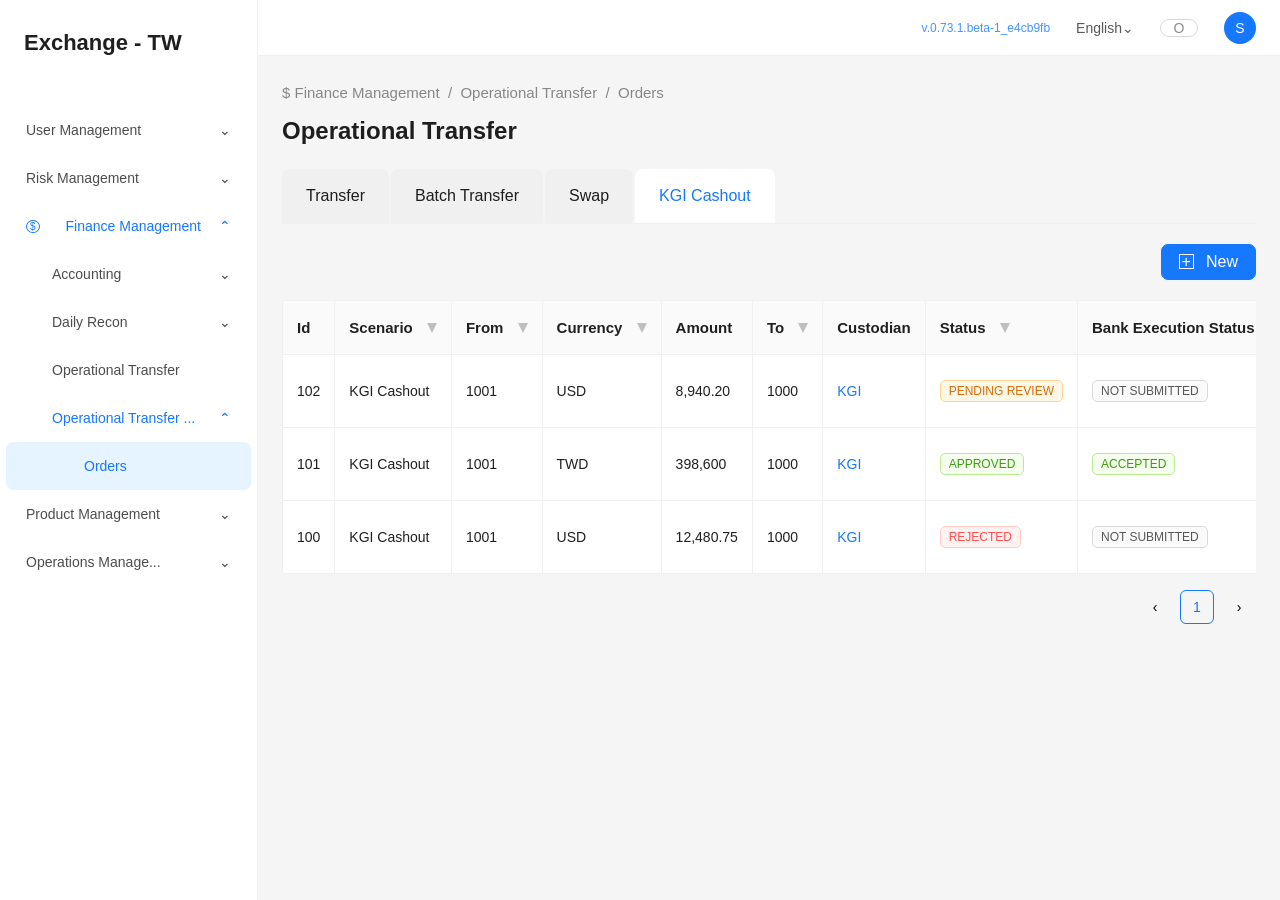
<file: site/index.html>
<!doctype html>
<html lang="en">
  <head>
    <meta charset="UTF-8" />
    <meta name="viewport" content="width=device-width, initial-scale=1.0" />
    <title>KGI Cashout - Operational Transfer Orders Prototype</title>
    <link rel="stylesheet" href="./kgib-cashout.css?v=20260527-7" />
  </head>
  <body>
    <div class="app-shell">
      <aside class="sider">
        <div class="brand">Exchange - TW</div>
        <nav class="menu" aria-label="CMS navigation">
          <button class="menu-section" type="button">User Management <span>&#8964;</span></button>
          <button class="menu-section" type="button">Risk Management <span>&#8964;</span></button>
          <button class="menu-section open" type="button"><span class="money-icon">$</span>Finance Management <span>&#8963;</span></button>
          <button class="menu-subitem" type="button">Accounting <span>&#8964;</span></button>
          <button class="menu-subitem" type="button">Daily Recon <span>&#8964;</span></button>
          <button class="menu-item" type="button">Operational Transfer</button>
          <button class="menu-subitem transfer-parent open" type="button">Operational Transfer ... <span>&#8963;</span></button>
          <button class="menu-child active" type="button">Orders</button>
          <button class="menu-section" type="button">Product Management <span>&#8964;</span></button>
          <button class="menu-section" type="button">Operations Manage... <span>&#8964;</span></button>
        </nav>
      </aside>

      <div class="workspace">
        <header class="systembar">
          <span class="version">v.0.73.1.beta-1_e4cb9fb</span>
          <span>English&#8964;</span>
          <span class="toggle">O</span>
          <span class="profile">S</span>
        </header>

        <main class="main">
          <section id="listPage" class="page">
            <div class="breadcrumb">$ Finance Management &nbsp;/&nbsp; Operational Transfer &nbsp;/&nbsp; Orders</div>
            <h1>Operational Transfer</h1>
            <nav class="tabs" aria-label="Operational Transfer order types">
              <button type="button">Transfer</button>
              <button type="button">Batch Transfer</button>
              <button type="button">Swap</button>
              <button class="active" type="button">KGI Cashout</button>
            </nav>

            <div class="list-command">
              <button id="newBtn" class="btn primary" type="button"><span class="plus-icon">+</span> New</button>
            </div>

            <section class="table-panel" aria-label="KGI Cashout orders">
              <table>
                <thead>
                  <tr>
                    <th>Id</th>
                    <th>Scenario <span class="filter-icon"></span></th>
                    <th>From <span class="filter-icon"></span></th>
                    <th>Currency <span class="filter-icon"></span></th>
                    <th>Amount</th>
                    <th>To <span class="filter-icon"></span></th>
                    <th>Custodian</th>
                    <th>Status <span class="filter-icon"></span></th>
                    <th>Bank Execution Status <span class="filter-icon"></span></th>
                    <th>Created Time <span class="filter-icon"></span></th>
                    <th>Update Time</th>
                    <th>Request By</th>
                    <th>Actions</th>
                  </tr>
                </thead>
                <tbody id="orderRows"></tbody>
              </table>
            </section>
            <div class="pagination"><button type="button">&lsaquo;</button><button class="selected" type="button">1</button><button type="button">&rsaquo;</button></div>
          </section>

          <section id="formPage" class="page" hidden>
            <div class="breadcrumb">$ Finance Management &nbsp;/&nbsp; Operational Transfer &nbsp;/&nbsp; Orders &nbsp;/&nbsp; KGI Cashout &nbsp;/&nbsp; <span id="formCrumb">Create</span></div>
            <div class="form-title">
              <button id="backBtn" class="back-btn" type="button" aria-label="Back">&larr;</button>
              <h1 id="formTitle">KGI Cashout</h1>
            </div>

            <section class="form-card" aria-label="KGI Cashout form">
              <form id="cashoutForm">
                <div class="form-row">
                  <label class="required" for="scenario">Scenario</label>
                  <select id="scenario" disabled>
                    <option selected>KGI Cashout</option>
                  </select>
                </div>
                <div class="form-row">
                  <label class="required" for="currency">Transfer Currency</label>
                  <select id="currency">
                    <option value="">Please select</option>
                    <option value="USD">USD</option>
                    <option value="TWD">TWD</option>
                  </select>
                </div>
                <div class="form-row">
                  <label class="required" for="custodian">Custodian</label>
                  <input id="custodian" value="KGI" readonly />
                </div>
                <div class="form-row linked">
                  <label class="required" for="fromUid">From Uid</label>
                  <div class="stacked-control">
                    <input id="fromUid" value="1001" readonly />
                    <label class="checkbox"><input type="checkbox" disabled /> Use sub account</label>
                  </div>
                </div>
                <div class="form-row balance-row">
                  <label class="required" for="fromAssetType">From Asset Type</label>
                  <div class="stacked-control">
                    <select id="fromAssetType">
                      <option value="">Please select</option>
                      <option value="C_DEPOSIT_FEE">C_DEPOSIT_FEE</option>
                      <option value="C_WITHDRAWAL_FEE">C_WITHDRAWAL_FEE</option>
                      <option value="C_TRADING_FEE" disabled>C_TRADING_FEE - pending validation</option>
                    </select>
                    <span class="balance-label">Available Balance&nbsp; : &nbsp;<strong id="fromBalance">--</strong></span>
                  </div>
                </div>
                <div class="form-row linked">
                  <label class="required" for="toUid">To Uid</label>
                  <div class="stacked-control">
                    <input id="toUid" value="1000" readonly />
                    <label class="checkbox"><input type="checkbox" disabled /> Use sub account</label>
                  </div>
                </div>
                <div class="form-row balance-row">
                  <label class="required" for="toAssetType">To Asset Type</label>
                  <div class="stacked-control">
                    <input id="toAssetType" value="" readonly />
                    <span class="balance-label">Available Balance&nbsp; : &nbsp;<strong id="toBalance">--</strong></span>
                  </div>
                </div>
                <div class="form-row">
                  <label class="required" for="amount">Amount</label>
                  <input id="amount" value="" readonly />
                </div>
                <div class="form-row">
                  <label class="required" for="reason">Reason</label>
                  <select id="reason">
                    <option value="KGI fee balance cashout">KGI fee balance cashout</option>
                    <option value="Others">Others</option>
                  </select>
                </div>
                <div class="form-row">
                  <label for="note">Note</label>
                  <input id="note" value="Full balance KGI fee cashout for settlement and reconciliation." />
                </div>
                <div id="statusRow" class="form-row" hidden>
                  <label for="orderStatus">Status</label>
                  <input id="orderStatus" readonly />
                </div>
                <div id="bankStatusRow" class="form-row" hidden>
                  <label for="bankExecutionStatus">Bank Execution Status</label>
                  <input id="bankExecutionStatus" readonly />
                </div>
              </form>

              <div class="form-footer" id="formFooter">
                <button id="saveBtn" class="btn primary" type="button" disabled><span class="save-icon"></span> Save</button>
              </div>
            </section>
          </section>
        </main>
      </div>
    </div>
    <div class="toast" id="toast" role="status"></div>
    <script src="./kgib-cashout.js?v=20260527-7"></script>
  </body>
</html>
</file>
<file: site/kgib-cashout.css>
:root {
  --blue: #1677ff;
  --blue-hover: #4096ff;
  --bg: #f5f5f5;
  --surface: #fff;
  --text: rgba(0, 0, 0, 0.88);
  --muted: rgba(0, 0, 0, 0.45);
  --line: #d9d9d9;
  --line-soft: #f0f0f0;
  --green: #52c41a;
  --orange: #fa8c16;
  --red: #ff4d4f;
}

* { box-sizing: border-box; }
body {
  margin: 0;
  color: var(--text);
  background: var(--bg);
  font: 14px -apple-system, BlinkMacSystemFont, "Segoe UI", Roboto, Arial, sans-serif;
}
button, input, select { font: inherit; }
button { cursor: pointer; }
h1, p { margin: 0; }

.app-shell {
  display: grid;
  grid-template-columns: 258px minmax(0, 1fr);
  min-height: 100vh;
}
.sider {
  background: #fff;
  border-right: 1px solid var(--line-soft);
}
.brand {
  height: 92px;
  padding: 30px 24px 0;
  font-size: 22px;
  font-weight: 600;
}
.menu { padding: 14px 0; }
.menu button {
  width: 100%;
  min-height: 48px;
  border: 0;
  background: transparent;
  display: flex;
  align-items: center;
  justify-content: space-between;
  padding: 0 26px;
  color: rgba(0, 0, 0, 0.7);
  text-align: left;
}
.menu-section.open { color: var(--blue); }
.money-icon {
  border: 1px solid var(--blue);
  border-radius: 50%;
  font-size: 10px;
  margin-right: 8px;
  padding: 0 3px;
}
.menu-subitem { padding-left: 52px !important; }
.menu-item { padding-left: 52px !important; }
.transfer-parent.open { color: var(--blue); }
.menu-child {
  padding-left: 78px !important;
}
.menu-child.active {
  width: calc(100% - 12px);
  margin: 0 6px;
  border-radius: 7px;
  color: var(--blue);
  background: #e6f4ff;
}
.workspace { min-width: 0; }
.systembar {
  height: 56px;
  background: #fff;
  border-bottom: 1px solid var(--line-soft);
  display: flex;
  justify-content: flex-end;
  align-items: center;
  gap: 26px;
  padding: 0 24px;
  color: rgba(0, 0, 0, 0.65);
}
.version { color: var(--blue-hover); font-size: 12px; }
.toggle {
  min-width: 38px;
  text-align: center;
  border: 1px solid var(--line);
  border-radius: 18px;
  color: var(--muted);
}
.profile {
  display: inline-grid;
  place-items: center;
  width: 32px;
  height: 32px;
  border-radius: 50%;
  color: #fff;
  background: var(--blue);
}
.main { padding: 28px 24px; }
.page[hidden] { display: none; }
.breadcrumb {
  color: var(--muted);
  font-size: 15px;
  margin-bottom: 14px;
}
h1 {
  font-size: 24px;
  font-weight: 600;
  line-height: 32px;
}
.tabs {
  display: flex;
  gap: 2px;
  margin-top: 22px;
  border-bottom: 1px solid var(--line-soft);
}
.tabs button {
  min-height: 54px;
  padding: 0 24px;
  border: 0;
  border-radius: 8px 8px 0 0;
  background: #f0f0f0;
  color: var(--text);
  font-size: 16px;
}
.tabs button.active {
  color: var(--blue);
  background: #fff;
  font-weight: 500;
}
.list-command {
  min-height: 76px;
  display: flex;
  align-items: center;
  justify-content: flex-end;
  gap: 20px;
  font-size: 16px;
}
.btn {
  min-height: 36px;
  border: 1px solid var(--line);
  border-radius: 7px;
  padding: 6px 17px;
  background: #fff;
  color: var(--text);
}
.btn.primary {
  color: #fff;
  border-color: var(--blue);
  background: var(--blue);
}
.btn.primary:hover:not(:disabled) { background: var(--blue-hover); }
.btn.primary:disabled { opacity: .5; cursor: not-allowed; }
.btn.danger { color: var(--red); border-color: #ffccc7; }
.plus-icon {
  display: inline-grid;
  place-items: center;
  width: 15px;
  height: 15px;
  margin-right: 8px;
  line-height: 14px;
  border: 1px solid currentColor;
}
.table-panel {
  overflow: auto;
  background: #fff;
}
table {
  width: 100%;
  min-width: 1580px;
  border-collapse: collapse;
}
th, td {
  padding: 18px 14px;
  border: 1px solid var(--line-soft);
  white-space: nowrap;
  text-align: left;
}
th {
  background: #fafafa;
  font-size: 15px;
  font-weight: 600;
}
.filter-icon {
  display: inline-block;
  width: 0;
  height: 0;
  margin-left: 10px;
  border-left: 5px solid transparent;
  border-right: 5px solid transparent;
  border-top: 10px solid #bfbfbf;
}
.tag {
  display: inline-block;
  padding: 3px 8px;
  border: 1px solid;
  border-radius: 5px;
  font-size: 12px;
}
.tag.orange { color: #d46b08; border-color: #ffd591; background: #fff7e6; }
.tag.red { color: var(--red); border-color: #ffccc7; background: #fff2f0; }
.tag.green { color: #389e0d; border-color: #b7eb8f; background: #f6ffed; }
.tag.blue { color: var(--blue); border-color: #91caff; background: #e6f4ff; }
.tag.gray { color: rgba(0, 0, 0, .65); border-color: var(--line); background: #fafafa; }
.kgi-cell { color: var(--blue); font-weight: 500; }
.action-group {
  display: flex;
  gap: 10px;
}
.icon-action {
  display: inline-grid;
  place-items: center;
  width: 36px;
  height: 36px;
  border: 1px solid var(--line);
  border-radius: 7px;
  background: #fff;
  color: rgba(0, 0, 0, .72);
}
.icon-action svg {
  width: 18px;
  height: 18px;
  fill: none;
  stroke: currentColor;
  stroke-width: 1.6;
  stroke-linecap: round;
  stroke-linejoin: round;
}
.icon-action:disabled {
  color: #bfbfbf;
  background: #fafafa;
  cursor: not-allowed;
}
.icon-action:hover:not(:disabled) {
  color: var(--blue);
  border-color: var(--blue);
}
.pagination {
  display: flex;
  justify-content: flex-end;
  gap: 8px;
  margin-top: 16px;
}
.pagination button {
  width: 34px;
  height: 34px;
  border: 1px solid transparent;
  border-radius: 6px;
  background: transparent;
}
.pagination .selected {
  color: var(--blue);
  border-color: var(--blue);
}
.form-title {
  display: flex;
  align-items: center;
  gap: 22px;
  margin-bottom: 22px;
}
.back-btn {
  border: 0;
  background: transparent;
  padding: 0 4px;
  font-size: 25px;
}
.form-card {
  background: #fff;
  border-radius: 8px;
  min-height: calc(100vh - 160px);
  padding: 30px 30px 0;
  display: flex;
  flex-direction: column;
}
#cashoutForm { flex: 1; }
.form-row {
  display: grid;
  grid-template-columns: 255px minmax(0, 1fr);
  align-items: center;
  margin-bottom: 26px;
}
.form-row > label:first-child {
  padding-right: 12px;
  text-align: right;
  font-size: 16px;
}
.form-row > label.required::before {
  content: "*";
  color: var(--red);
  margin-right: 7px;
}
.form-row input:not([type="checkbox"]),
.form-row select {
  width: 100%;
  height: 44px;
  padding: 0 12px;
  border: 1px solid var(--line);
  border-radius: 7px;
  background: #fff;
}
.form-row input[readonly],
.form-row select:disabled {
  color: rgba(0, 0, 0, .48);
  background: #fafafa;
}
.stacked-control {
  display: flex;
  flex-direction: column;
  gap: 9px;
}
.checkbox {
  display: inline-flex;
  gap: 10px;
  align-items: center;
  color: rgba(0, 0, 0, .75);
  font-size: 16px;
}
.checkbox input {
  width: 18px;
  height: 18px;
  margin: 0;
}
.balance-label {
  align-self: flex-end;
  color: rgba(0, 0, 0, .48);
  font-size: 15px;
}
.balance-label strong { font-weight: 400; }
.form-footer {
  display: flex;
  justify-content: flex-end;
  gap: 10px;
  border-top: 1px solid var(--line-soft);
  padding: 16px 0;
}
.save-icon {
  display: inline-block;
  width: 13px;
  height: 13px;
  border: 1px solid currentColor;
  margin-right: 8px;
  vertical-align: -1px;
}
.toast {
  position: fixed;
  bottom: 22px;
  left: 50%;
  z-index: 20;
  transform: translateX(-50%) translateY(18px);
  border-radius: 6px;
  background: rgba(0, 0, 0, .82);
  color: #fff;
  padding: 10px 15px;
  opacity: 0;
  transition: all .18s ease;
}
.toast.visible {
  opacity: 1;
  transform: translateX(-50%) translateY(0);
}

@media (max-width: 1000px) {
  .app-shell { grid-template-columns: 220px minmax(0, 1fr); }
  .form-row { grid-template-columns: 170px minmax(0, 1fr); }
}
</file>
